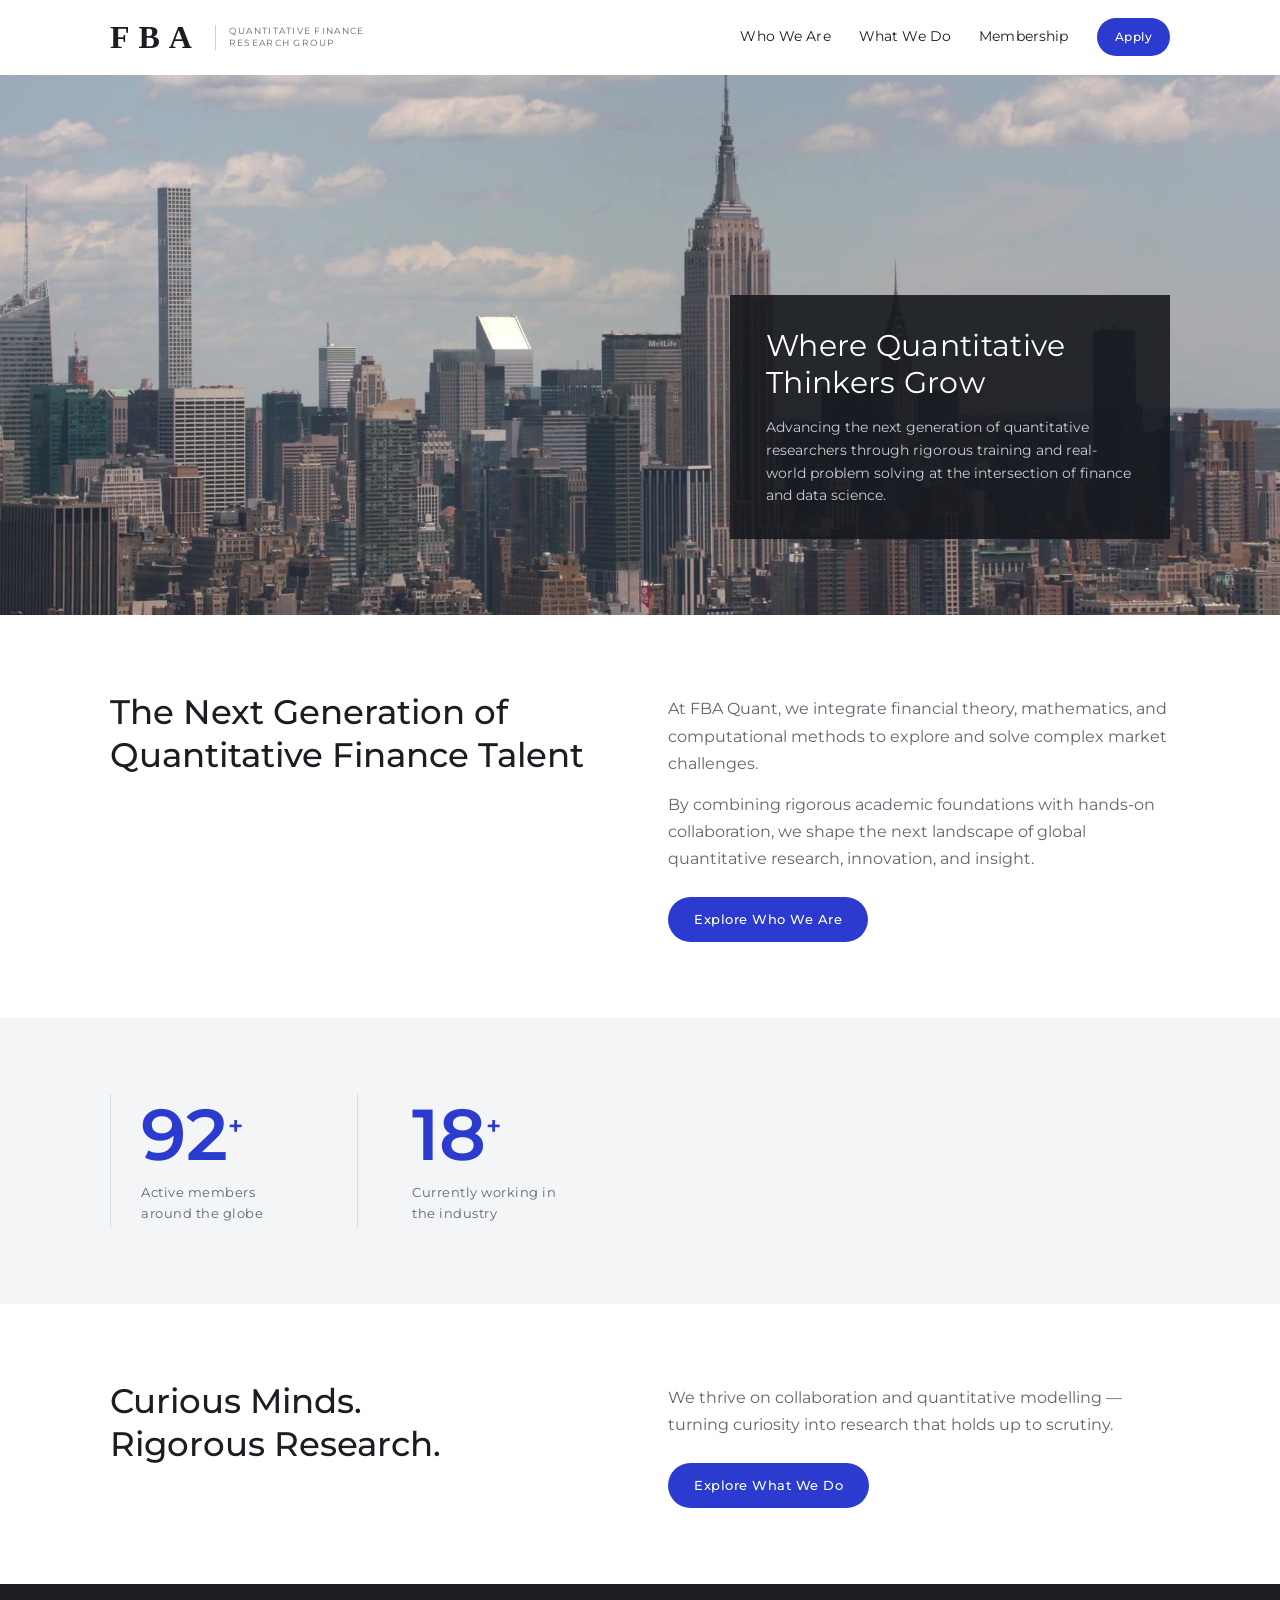
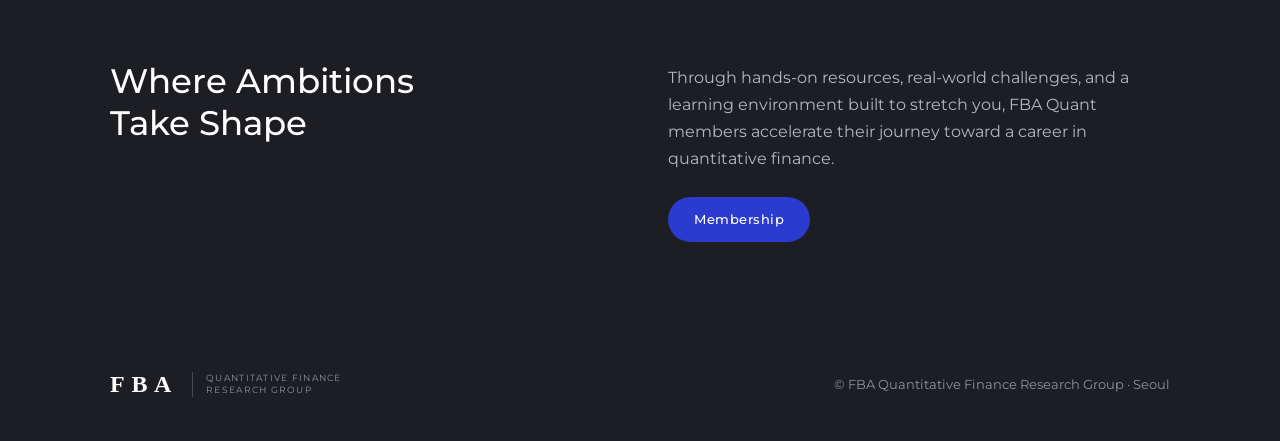
<file: index.html>
<!DOCTYPE html>
<html lang="en">
<head>
  <meta charset="utf-8">
  <meta name="viewport" content="width=device-width, initial-scale=1">
  <title>Quantitative Finance Research Group | FBA Quant</title>
  <meta name="theme-color" content="#1d1e23">
  <link rel="icon" type="image/svg+xml" href="static/favicon.svg">
  <meta name="description" content="FBA Quant — a quantitative finance research group building the next generation of quant researchers and traders.">
  <meta property="og:type" content="website">
  <meta property="og:site_name" content="FBA Quant">
  <meta property="og:title" content="Quantitative Finance Research Group | FBA Quant">
  <meta property="og:description" content="FBA Quant — a quantitative finance research group building the next generation of quant researchers and traders.">
  <link rel="canonical" href="https://fbaquant.github.io/">
  <meta property="og:url" content="https://fbaquant.github.io/">
  <meta property="og:image" content="https://fbaquant.github.io/static/img/home.jpg">
  <meta name="twitter:card" content="summary_large_image">
  <meta name="twitter:title" content="Quantitative Finance Research Group | FBA Quant">
  <meta name="twitter:description" content="FBA Quant — a quantitative finance research group building the next generation of quant researchers and traders.">
  <meta name="twitter:image" content="https://fbaquant.github.io/static/img/home.jpg">
  <link rel="preconnect" href="https://fonts.googleapis.com">
  <link rel="preconnect" href="https://fonts.gstatic.com" crossorigin>
  <link href="https://fonts.googleapis.com/css2?family=Montserrat:wght@300;400;500;600;700&display=swap" rel="stylesheet">
  <link rel="stylesheet" href="static/style.css">
</head>
<body>
  <header class="site-header">
    <div class="wrap">
      <a class="brand" href="/">
        <span class="brand-mark">FBA</span>
        <span class="brand-sub">QUANTITATIVE&nbsp;FINANCE<br>RESEARCH&nbsp;GROUP</span>
      </a>
      <div class="nav-right">
        <nav class="site-nav"><a href="/who-we-are">Who We Are</a>
        <a href="/what-we-do">What We Do</a>
        <a href="/membership">Membership</a></nav>
        <a class="btn btn-sm" href="/application">Apply</a>
      </div>
    </div>
  </header>
  <main>
    <section class="hero" style="background-image:url('static/img/home.jpg');background-size:cover;background-position:center;">
      <div class="wrap">
        <div class="overlay">
          <h1>Where Quantitative<br>Thinkers Grow</h1>
          <p>Advancing the next generation of quantitative researchers through rigorous training and
            real-world problem solving at the intersection of finance and data science.</p>
        </div>
      </div>
    </section>

    <section>
      <div class="wrap split">
        <h2>The Next Generation of<br>Quantitative Finance Talent</h2>
        <div class="body">
          <p>At FBA Quant, we integrate financial theory, mathematics, and computational methods to
            explore and solve complex market challenges.</p>
          <p>By combining rigorous academic foundations with hands-on collaboration, we shape the
            next landscape of global quantitative research, innovation, and insight.</p>
          <a class="btn" href="/who-we-are">Explore Who We Are</a>
        </div>
      </div>
    </section>

    <section class="alt">
      <div class="wrap stats">
        <div class="stat"><div class="num"><span data-to="100">100</span><sup>+</sup></div><div class="label">Active members around the globe</div></div>
        <div class="stat"><div class="num"><span data-to="20">20</span><sup>+</sup></div><div class="label">Currently working in the industry</div></div>
      </div>
    </section>

    <section>
      <div class="wrap split">
        <h2>Curious Minds.<br>Rigorous Research.</h2>
        <div class="body">
          <p>We thrive on collaboration and quantitative modelling — turning curiosity into research
            that holds up to scrutiny.</p>
          <a class="btn" href="/what-we-do">Explore What We Do</a>
        </div>
      </div>
    </section>

    <section class="band">
      <div class="wrap split">
        <h2 class="section-title" style="margin:0;">Where Ambitions<br>Take Shape</h2>
        <div class="body">
          <p>Through hands-on resources, real-world challenges, and a learning environment built to
            stretch you, FBA Quant members accelerate their journey toward a career in quantitative
            finance.</p>
          <a class="btn" href="/membership">Membership</a>
        </div>
      </div>
    </section>

  </main>
  <footer class="site-footer">
    <div class="wrap">
      <a class="brand" href="/">
        <span class="brand-mark sm">FBA</span>
        <span class="brand-sub">QUANTITATIVE&nbsp;FINANCE<br>RESEARCH&nbsp;GROUP</span>
      </a>
      <p>© FBA Quantitative Finance Research Group · Seoul</p>
    </div>
  </footer>
  <script src="static/app.js" defer></script>
</body>
</html>
</file>
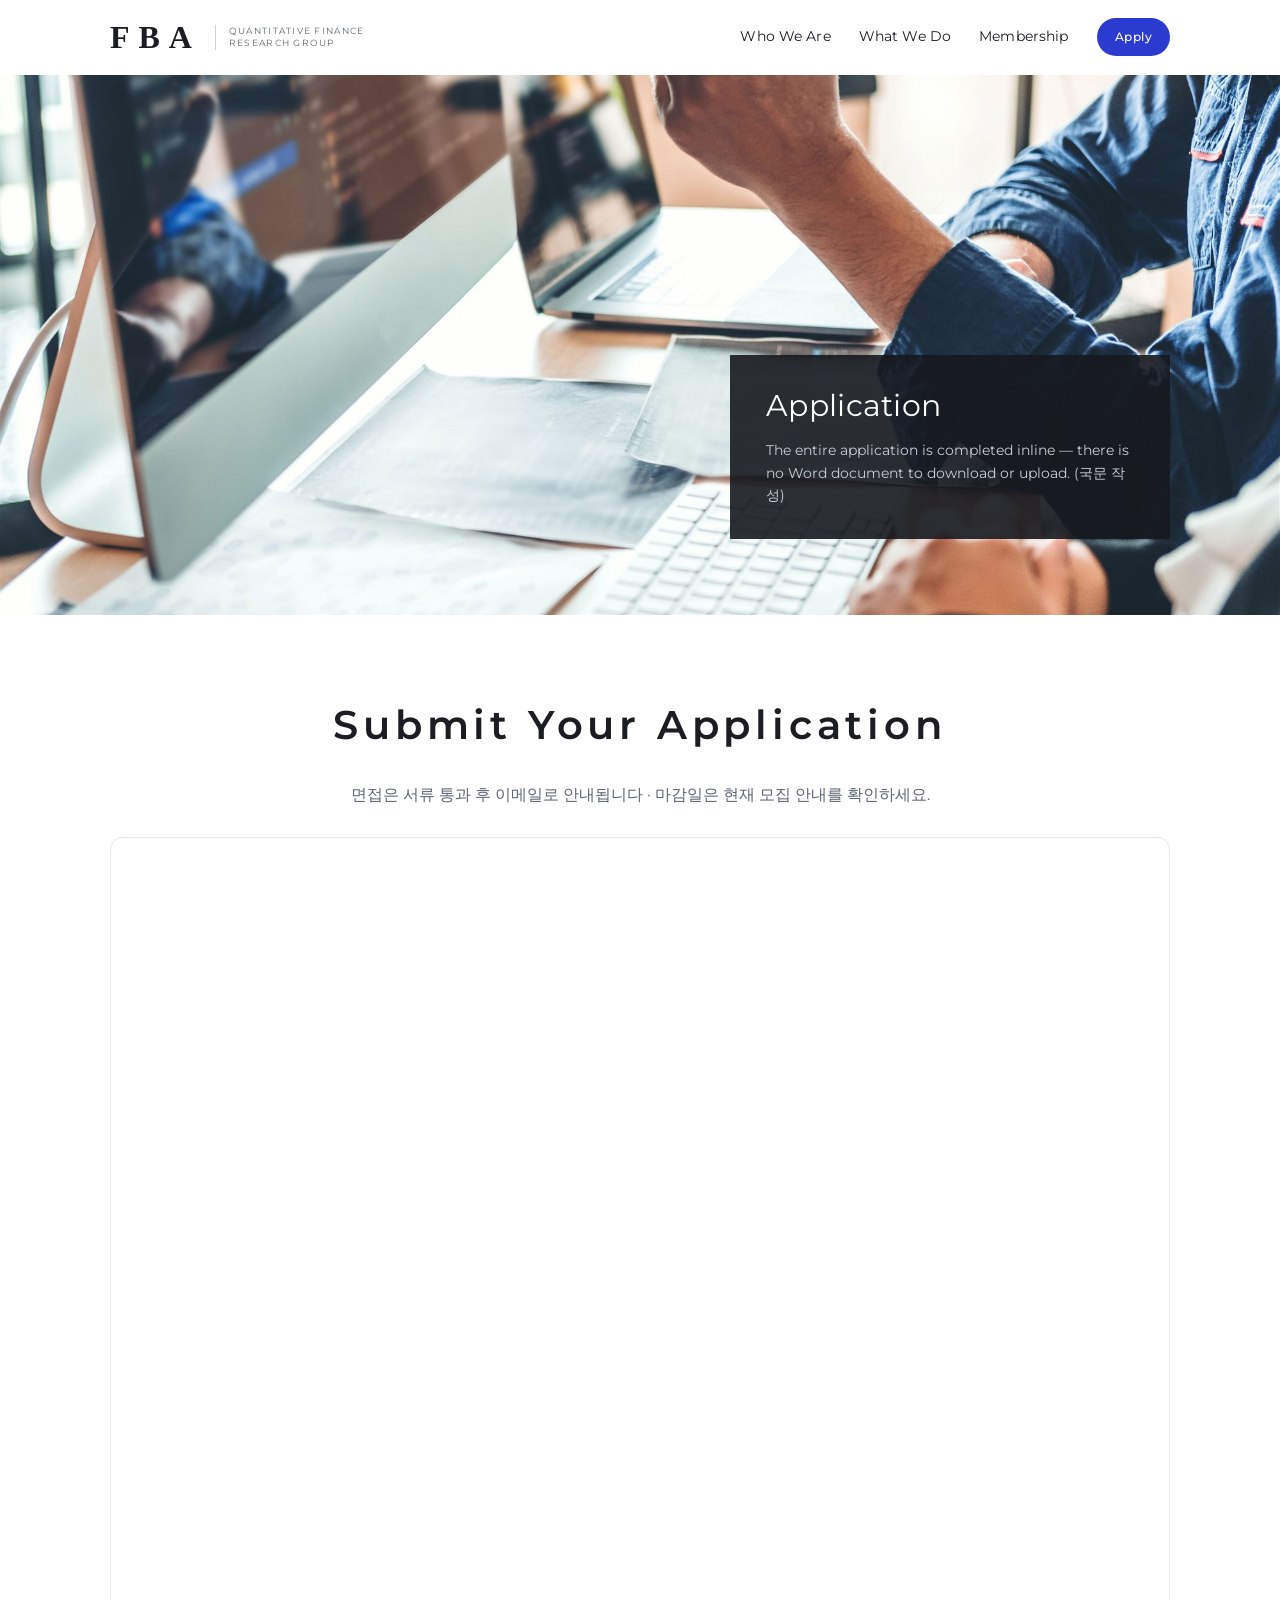
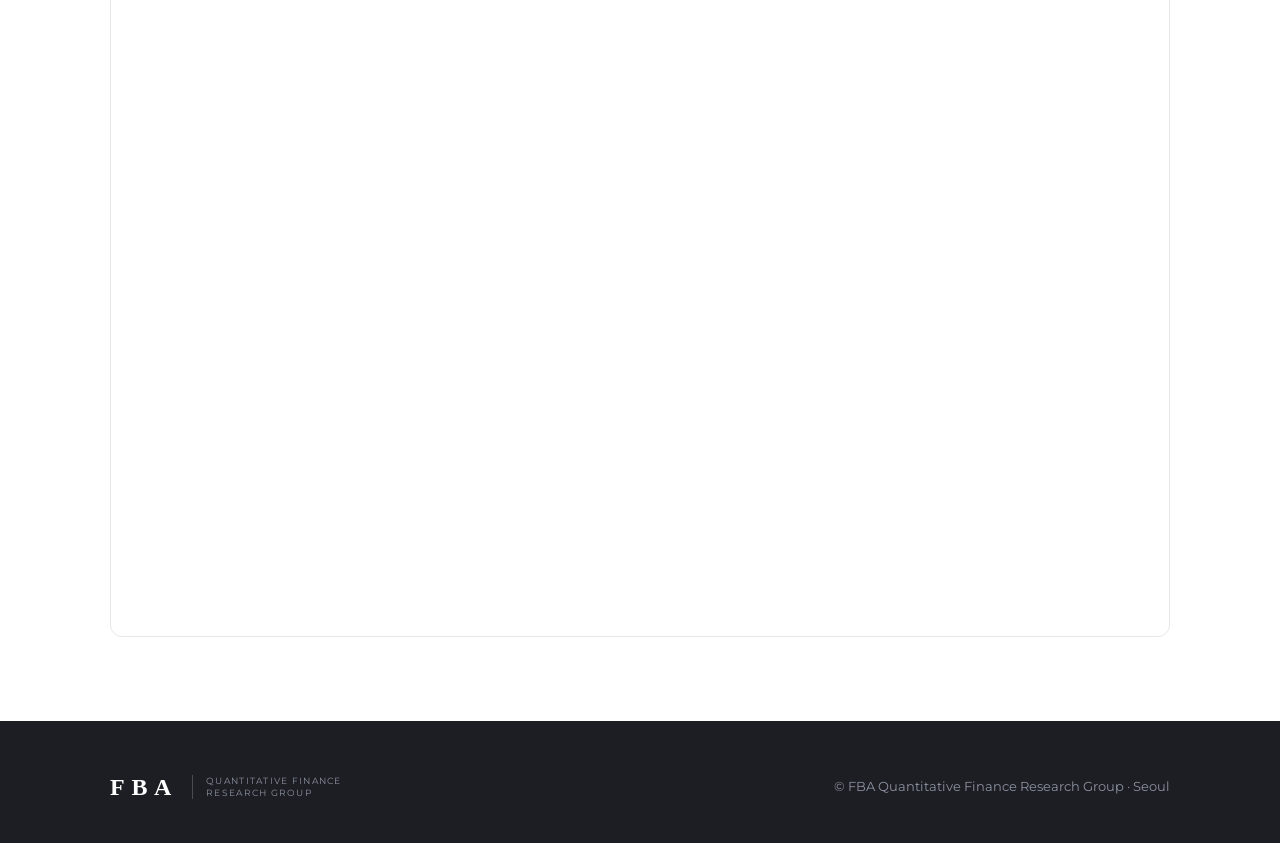
<file: application.html>
<!DOCTYPE html>
<html lang="en">
<head>
  <meta charset="utf-8">
  <meta name="viewport" content="width=device-width, initial-scale=1">
  <title>Application | FBA Quant</title>
  <meta name="theme-color" content="#1d1e23">
  <link rel="icon" type="image/svg+xml" href="static/favicon.svg">
  <meta name="description" content="Apply to FBA Quant. Complete the application form to join our next cohort of quant researchers and traders.">
  <meta property="og:type" content="website">
  <meta property="og:site_name" content="FBA Quant">
  <meta property="og:title" content="Application | FBA Quant">
  <meta property="og:description" content="Apply to FBA Quant. Complete the application form to join our next cohort of quant researchers and traders.">
  <link rel="canonical" href="https://fbaquant.github.io/application.html">
  <meta property="og:url" content="https://fbaquant.github.io/application.html">
  <meta property="og:image" content="https://fbaquant.github.io/static/img/home.jpg">
  <meta name="twitter:card" content="summary_large_image">
  <meta name="twitter:title" content="Application | FBA Quant">
  <meta name="twitter:description" content="Apply to FBA Quant. Complete the application form to join our next cohort of quant researchers and traders.">
  <meta name="twitter:image" content="https://fbaquant.github.io/static/img/home.jpg">
  <link rel="preconnect" href="https://fonts.googleapis.com">
  <link rel="preconnect" href="https://fonts.gstatic.com" crossorigin>
  <link href="https://fonts.googleapis.com/css2?family=Montserrat:wght@300;400;500;600;700&display=swap" rel="stylesheet">
  <link rel="stylesheet" href="static/style.css">
</head>
<body>
  <header class="site-header">
    <div class="wrap">
      <a class="brand" href="/">
        <span class="brand-mark">FBA</span>
        <span class="brand-sub">QUANTITATIVE&nbsp;FINANCE<br>RESEARCH&nbsp;GROUP</span>
      </a>
      <div class="nav-right">
        <nav class="site-nav"><a href="/who-we-are">Who We Are</a>
        <a href="/what-we-do">What We Do</a>
        <a href="/membership">Membership</a></nav>
        <a class="btn btn-sm" href="/application">Apply</a>
      </div>
    </div>
  </header>
  <main>
    <section class="hero" style="background-image:url('static/img/membership.jpg');background-size:cover;background-position:center;">
      <div class="wrap">
        <div class="overlay">
          <h1>Application</h1>
          <p>The entire application is completed inline — there is no Word document to download or
            upload. (국문 작성)</p>
        </div>
      </div>
    </section>

    <section>
      <div class="wrap">
        <h2 class="app-title center">Submit Your Application</h2>
        <p class="lead center" style="margin: 0 auto 28px;">면접은 서류 통과 후 이메일로 안내됩니다 ·
          마감일은 현재 모집 안내를 확인하세요.</p>
<iframe class="form-embed" src="https://docs.google.com/forms/d/e/1FAIpQLSeuCAfaA-Q2vg2zQavXRRaiKsVQuiV7ktjxA34xS08iB0GBQQ/viewform?embedded=true" height="1400" frameborder="0" marginheight="0" marginwidth="0">로딩 중…</iframe>
      </div>
    </section>

  </main>
  <footer class="site-footer">
    <div class="wrap">
      <a class="brand" href="/">
        <span class="brand-mark sm">FBA</span>
        <span class="brand-sub">QUANTITATIVE&nbsp;FINANCE<br>RESEARCH&nbsp;GROUP</span>
      </a>
      <p>© FBA Quantitative Finance Research Group · Seoul</p>
    </div>
  </footer>
  <script src="static/app.js" defer></script>
</body>
</html>
</file>
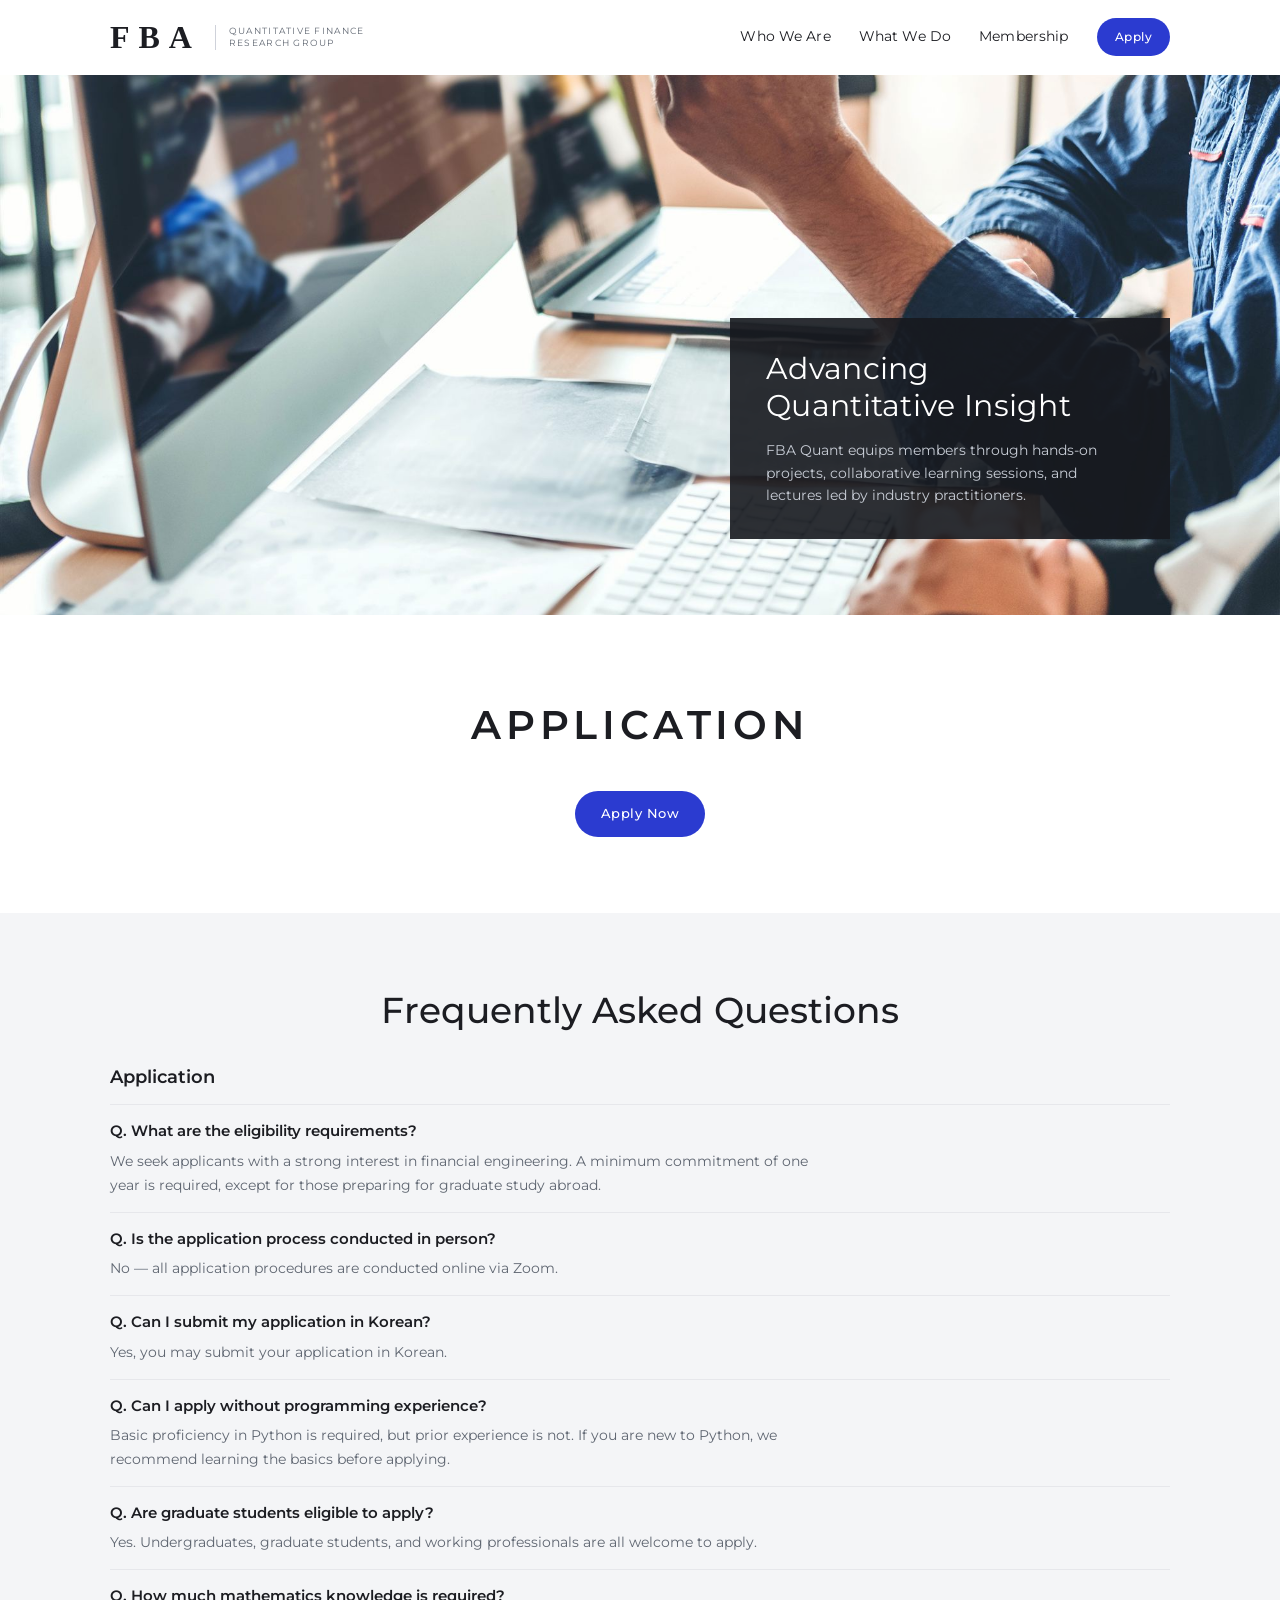
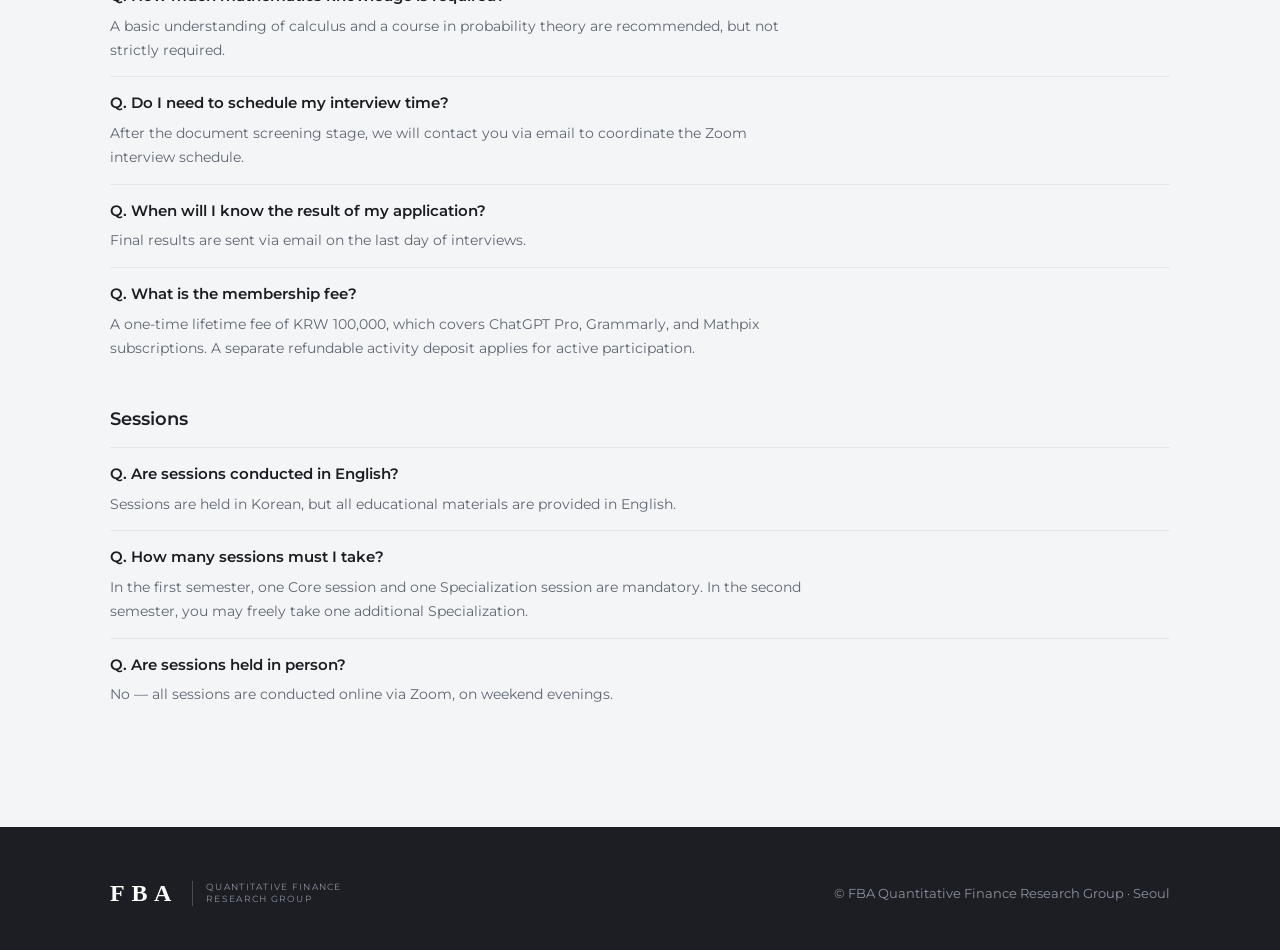
<file: membership.html>
<!DOCTYPE html>
<html lang="en">
<head>
  <meta charset="utf-8">
  <meta name="viewport" content="width=device-width, initial-scale=1">
  <title>Membership | FBA Quant</title>
  <meta name="theme-color" content="#1d1e23">
  <link rel="icon" type="image/svg+xml" href="static/favicon.svg">
  <meta name="description" content="Become a member of FBA Quant. Learn about our recruiting cycle, expectations, and how to apply.">
  <meta property="og:type" content="website">
  <meta property="og:site_name" content="FBA Quant">
  <meta property="og:title" content="Membership | FBA Quant">
  <meta property="og:description" content="Become a member of FBA Quant. Learn about our recruiting cycle, expectations, and how to apply.">
  <link rel="canonical" href="https://fbaquant.github.io/membership.html">
  <meta property="og:url" content="https://fbaquant.github.io/membership.html">
  <meta property="og:image" content="https://fbaquant.github.io/static/img/home.jpg">
  <meta name="twitter:card" content="summary_large_image">
  <meta name="twitter:title" content="Membership | FBA Quant">
  <meta name="twitter:description" content="Become a member of FBA Quant. Learn about our recruiting cycle, expectations, and how to apply.">
  <meta name="twitter:image" content="https://fbaquant.github.io/static/img/home.jpg">
  <link rel="preconnect" href="https://fonts.googleapis.com">
  <link rel="preconnect" href="https://fonts.gstatic.com" crossorigin>
  <link href="https://fonts.googleapis.com/css2?family=Montserrat:wght@300;400;500;600;700&display=swap" rel="stylesheet">
  <link rel="stylesheet" href="static/style.css">
</head>
<body>
  <header class="site-header">
    <div class="wrap">
      <a class="brand" href="/">
        <span class="brand-mark">FBA</span>
        <span class="brand-sub">QUANTITATIVE&nbsp;FINANCE<br>RESEARCH&nbsp;GROUP</span>
      </a>
      <div class="nav-right">
        <nav class="site-nav"><a href="/who-we-are">Who We Are</a>
        <a href="/what-we-do">What We Do</a>
        <a href="/membership">Membership</a></nav>
        <a class="btn btn-sm" href="/application">Apply</a>
      </div>
    </div>
  </header>
  <main>
    <section class="hero" style="background-image:url('static/img/membership.jpg');background-size:cover;background-position:center;">
      <div class="wrap">
        <div class="overlay">
          <h1>Advancing<br>Quantitative Insight</h1>
          <p>FBA Quant equips members through hands-on projects, collaborative learning sessions,
            and lectures led by industry practitioners.</p>
        </div>
      </div>
    </section>

    <section class="center">
      <div class="wrap">
        <h2 class="app-title">APPLICATION</h2>
        <a class="btn" href="/application">Apply Now</a>
      </div>
    </section>

    <section class="alt">
      <div class="wrap">
        <h2 class="section-title center">Frequently Asked Questions</h2>

        <div class="faq-group">
          <h3>Application</h3>
          <div class="faq-item">
            <p class="faq-q">Q. What are the eligibility requirements?</p>
            <p class="faq-a">We seek applicants with a strong interest in financial engineering. A
              minimum commitment of one year is required, except for those preparing for graduate
              study abroad.</p>
          </div>
          <div class="faq-item">
            <p class="faq-q">Q. Is the application process conducted in person?</p>
            <p class="faq-a">No — all application procedures are conducted online via Zoom.</p>
          </div>
          <div class="faq-item">
            <p class="faq-q">Q. Can I submit my application in Korean?</p>
            <p class="faq-a">Yes, you may submit your application in Korean.</p>
          </div>
          <div class="faq-item">
            <p class="faq-q">Q. Can I apply without programming experience?</p>
            <p class="faq-a">Basic proficiency in Python is required, but prior experience is not. If
              you are new to Python, we recommend learning the basics before applying.</p>
          </div>
          <div class="faq-item">
            <p class="faq-q">Q. Are graduate students eligible to apply?</p>
            <p class="faq-a">Yes. Undergraduates, graduate students, and working professionals are all
              welcome to apply.</p>
          </div>
          <div class="faq-item">
            <p class="faq-q">Q. How much mathematics knowledge is required?</p>
            <p class="faq-a">A basic understanding of calculus and a course in probability theory are
              recommended, but not strictly required.</p>
          </div>
          <div class="faq-item">
            <p class="faq-q">Q. Do I need to schedule my interview time?</p>
            <p class="faq-a">After the document screening stage, we will contact you via email to
              coordinate the Zoom interview schedule.</p>
          </div>
          <div class="faq-item">
            <p class="faq-q">Q. When will I know the result of my application?</p>
            <p class="faq-a">Final results are sent via email on the last day of interviews.</p>
          </div>
          <div class="faq-item">
            <p class="faq-q">Q. What is the membership fee?</p>
            <p class="faq-a">A one-time lifetime fee of KRW 100,000, which covers ChatGPT Pro,
              Grammarly, and Mathpix subscriptions. A separate refundable activity deposit applies for
              active participation.</p>
          </div>
        </div>

        <div class="faq-group">
          <h3>Sessions</h3>
          <div class="faq-item">
            <p class="faq-q">Q. Are sessions conducted in English?</p>
            <p class="faq-a">Sessions are held in Korean, but all educational materials are provided in
              English.</p>
          </div>
          <div class="faq-item">
            <p class="faq-q">Q. How many sessions must I take?</p>
            <p class="faq-a">In the first semester, one Core session and one Specialization session are
              mandatory. In the second semester, you may freely take one additional Specialization.</p>
          </div>
          <div class="faq-item">
            <p class="faq-q">Q. Are sessions held in person?</p>
            <p class="faq-a">No — all sessions are conducted online via Zoom, on weekend evenings.</p>
          </div>
        </div>
      </div>
    </section>

  </main>
  <footer class="site-footer">
    <div class="wrap">
      <a class="brand" href="/">
        <span class="brand-mark sm">FBA</span>
        <span class="brand-sub">QUANTITATIVE&nbsp;FINANCE<br>RESEARCH&nbsp;GROUP</span>
      </a>
      <p>© FBA Quantitative Finance Research Group · Seoul</p>
    </div>
  </footer>
  <script src="static/app.js" defer></script>
</body>
</html>
</file>
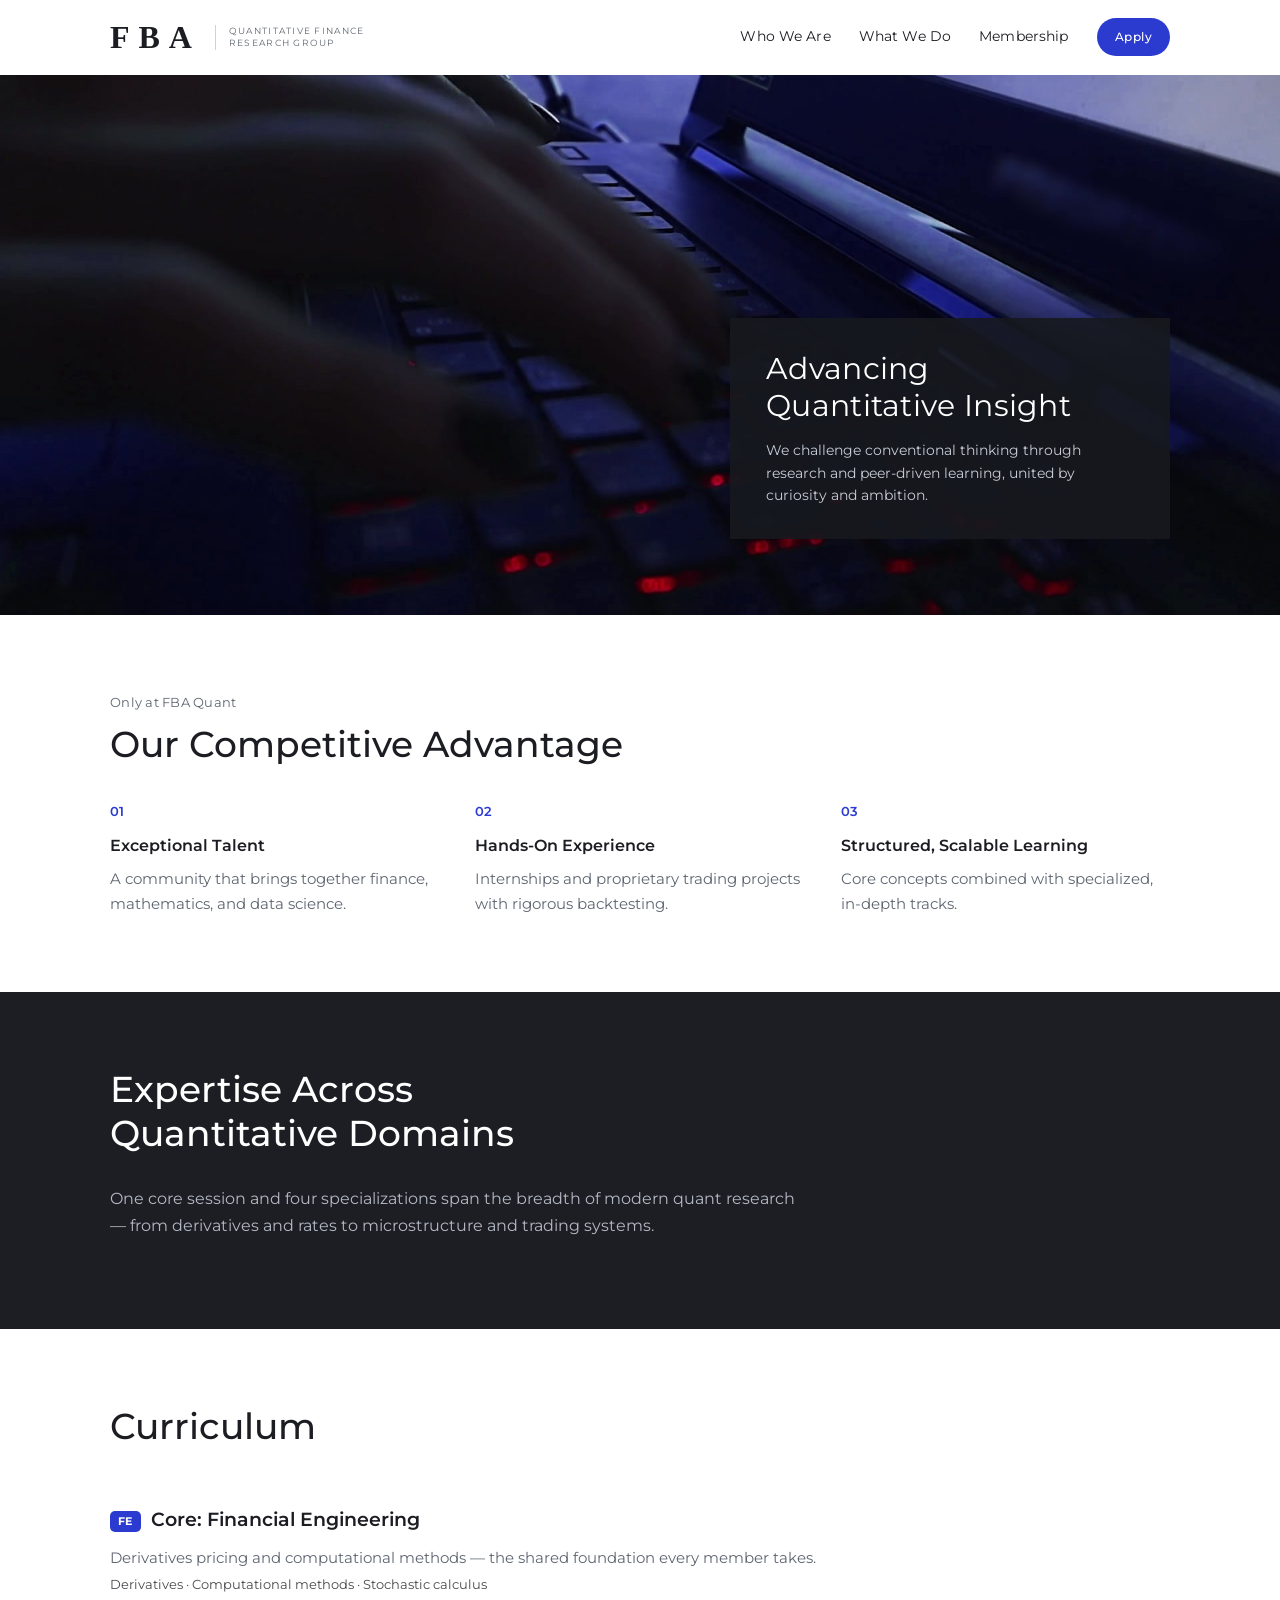
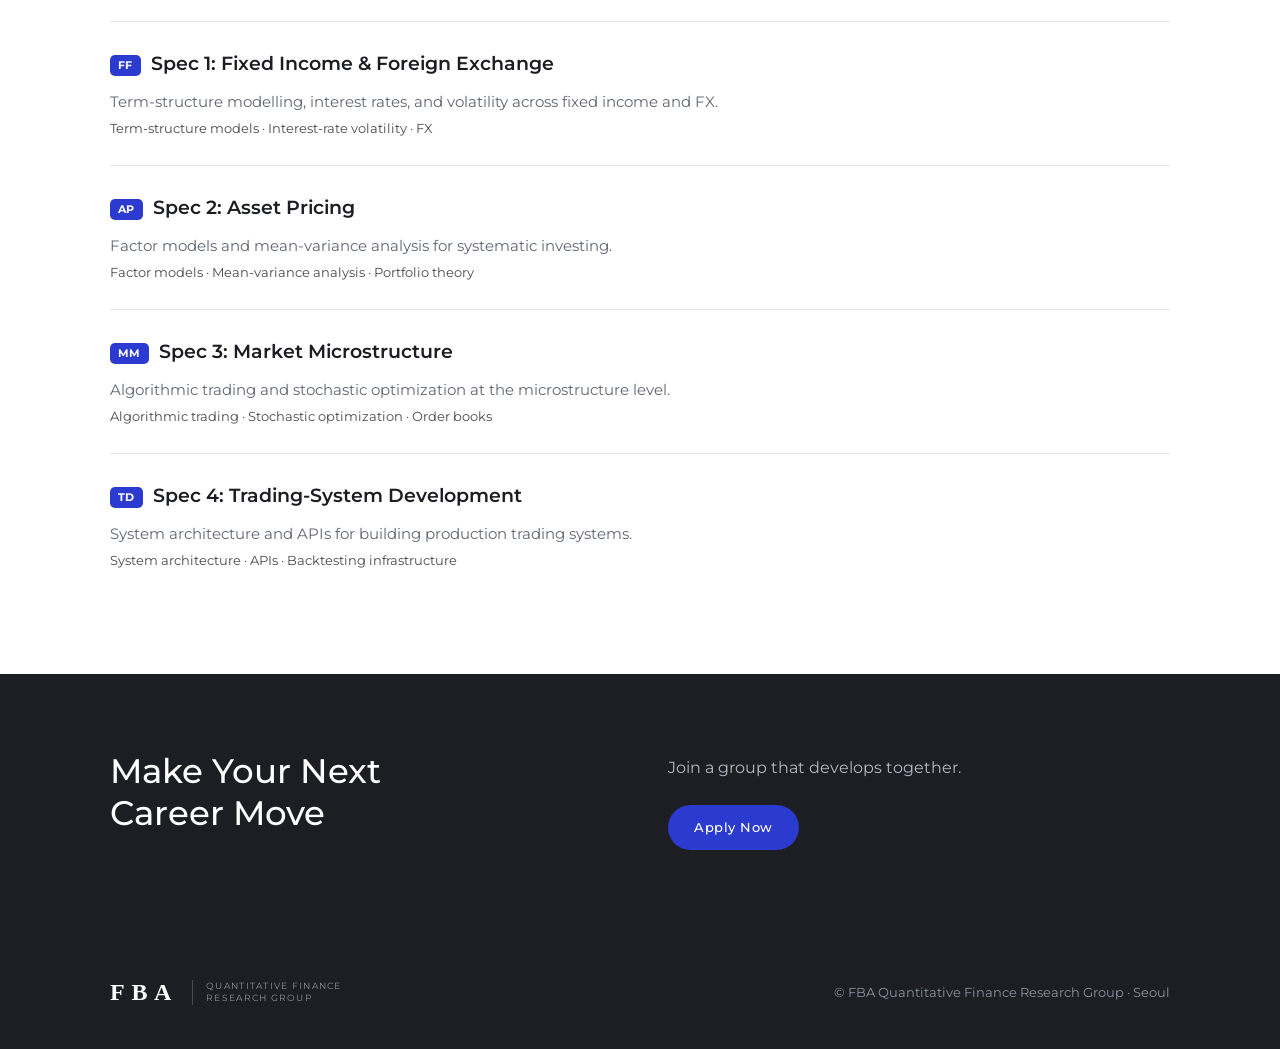
<file: what-we-do.html>
<!DOCTYPE html>
<html lang="en">
<head>
  <meta charset="utf-8">
  <meta name="viewport" content="width=device-width, initial-scale=1">
  <title>What We Do | FBA Quant</title>
  <meta name="theme-color" content="#1d1e23">
  <link rel="icon" type="image/svg+xml" href="static/favicon.svg">
  <meta name="description" content="Our curriculum: financial engineering core plus specialized tracks in algorithmic trading, asset pricing, market microstructure, and more.">
  <meta property="og:type" content="website">
  <meta property="og:site_name" content="FBA Quant">
  <meta property="og:title" content="What We Do | FBA Quant">
  <meta property="og:description" content="Our curriculum: financial engineering core plus specialized tracks in algorithmic trading, asset pricing, market microstructure, and more.">
  <link rel="canonical" href="https://fbaquant.github.io/what-we-do.html">
  <meta property="og:url" content="https://fbaquant.github.io/what-we-do.html">
  <meta property="og:image" content="https://fbaquant.github.io/static/img/home.jpg">
  <meta name="twitter:card" content="summary_large_image">
  <meta name="twitter:title" content="What We Do | FBA Quant">
  <meta name="twitter:description" content="Our curriculum: financial engineering core plus specialized tracks in algorithmic trading, asset pricing, market microstructure, and more.">
  <meta name="twitter:image" content="https://fbaquant.github.io/static/img/home.jpg">
  <link rel="preconnect" href="https://fonts.googleapis.com">
  <link rel="preconnect" href="https://fonts.gstatic.com" crossorigin>
  <link href="https://fonts.googleapis.com/css2?family=Montserrat:wght@300;400;500;600;700&display=swap" rel="stylesheet">
  <link rel="stylesheet" href="static/style.css">
</head>
<body>
  <header class="site-header">
    <div class="wrap">
      <a class="brand" href="/">
        <span class="brand-mark">FBA</span>
        <span class="brand-sub">QUANTITATIVE&nbsp;FINANCE<br>RESEARCH&nbsp;GROUP</span>
      </a>
      <div class="nav-right">
        <nav class="site-nav"><a href="/who-we-are">Who We Are</a>
        <a href="/what-we-do">What We Do</a>
        <a href="/membership">Membership</a></nav>
        <a class="btn btn-sm" href="/application">Apply</a>
      </div>
    </div>
  </header>
  <main>
    <section class="hero" style="background-image:url('static/img/what-we-do.jpg');background-size:cover;background-position:center;">
      <div class="wrap">
        <div class="overlay">
          <h1>Advancing<br>Quantitative Insight</h1>
          <p>We challenge conventional thinking through research and peer-driven learning, united by
            curiosity and ambition.</p>
        </div>
      </div>
    </section>

    <section>
      <div class="wrap">
        <p class="eyebrow">Only at FBA Quant</p>
        <h2 class="section-title">Our Competitive Advantage</h2>
        <div class="advantage">
          <div>
            <span class="idx">01</span>
            <h3>Exceptional Talent</h3>
            <p>A community that brings together finance, mathematics, and data science.</p>
          </div>
          <div>
            <span class="idx">02</span>
            <h3>Hands-On Experience</h3>
            <p>Internships and proprietary trading projects with rigorous backtesting.</p>
          </div>
          <div>
            <span class="idx">03</span>
            <h3>Structured, Scalable Learning</h3>
            <p>Core concepts combined with specialized, in-depth tracks.</p>
          </div>
        </div>
      </div>
    </section>

    <section class="band">
      <div class="wrap">
        <h2 class="section-title">Expertise Across<br>Quantitative Domains</h2>
        <p class="lead">One core session and four specializations span the breadth of modern quant
          research — from derivatives and rates to microstructure and trading systems.</p>
      </div>
    </section>

    <section>
      <div class="wrap">
        <h2 class="section-title">Curriculum</h2>
        <div class="curr-list"><div class="curr-row"><div class="curr-title"><span class="badge">FE</span>Core: Financial Engineering</div><p class="curr-sum">Derivatives pricing and computational methods — the shared foundation every member takes.</p><p class="curr-topics">Derivatives · Computational methods · Stochastic calculus</p></div><div class="curr-row"><div class="curr-title"><span class="badge">FF</span>Spec 1: Fixed Income & Foreign Exchange</div><p class="curr-sum">Term-structure modelling, interest rates, and volatility across fixed income and FX.</p><p class="curr-topics">Term-structure models · Interest-rate volatility · FX</p></div><div class="curr-row"><div class="curr-title"><span class="badge">AP</span>Spec 2: Asset Pricing</div><p class="curr-sum">Factor models and mean-variance analysis for systematic investing.</p><p class="curr-topics">Factor models · Mean-variance analysis · Portfolio theory</p></div><div class="curr-row"><div class="curr-title"><span class="badge">MM</span>Spec 3: Market Microstructure</div><p class="curr-sum">Algorithmic trading and stochastic optimization at the microstructure level.</p><p class="curr-topics">Algorithmic trading · Stochastic optimization · Order books</p></div><div class="curr-row"><div class="curr-title"><span class="badge">TD</span>Spec 4: Trading-System Development</div><p class="curr-sum">System architecture and APIs for building production trading systems.</p><p class="curr-topics">System architecture · APIs · Backtesting infrastructure</p></div></div>
      </div>
    </section>

    <section class="band">
      <div class="wrap split">
        <h2 class="section-title" style="margin:0;">Make Your Next<br>Career Move</h2>
        <div class="body">
          <p>Join a group that develops together.</p>
          <a class="btn" href="/application">Apply Now</a>
        </div>
      </div>
    </section>

  </main>
  <footer class="site-footer">
    <div class="wrap">
      <a class="brand" href="/">
        <span class="brand-mark sm">FBA</span>
        <span class="brand-sub">QUANTITATIVE&nbsp;FINANCE<br>RESEARCH&nbsp;GROUP</span>
      </a>
      <p>© FBA Quantitative Finance Research Group · Seoul</p>
    </div>
  </footer>
  <script src="static/app.js" defer></script>
</body>
</html>
</file>
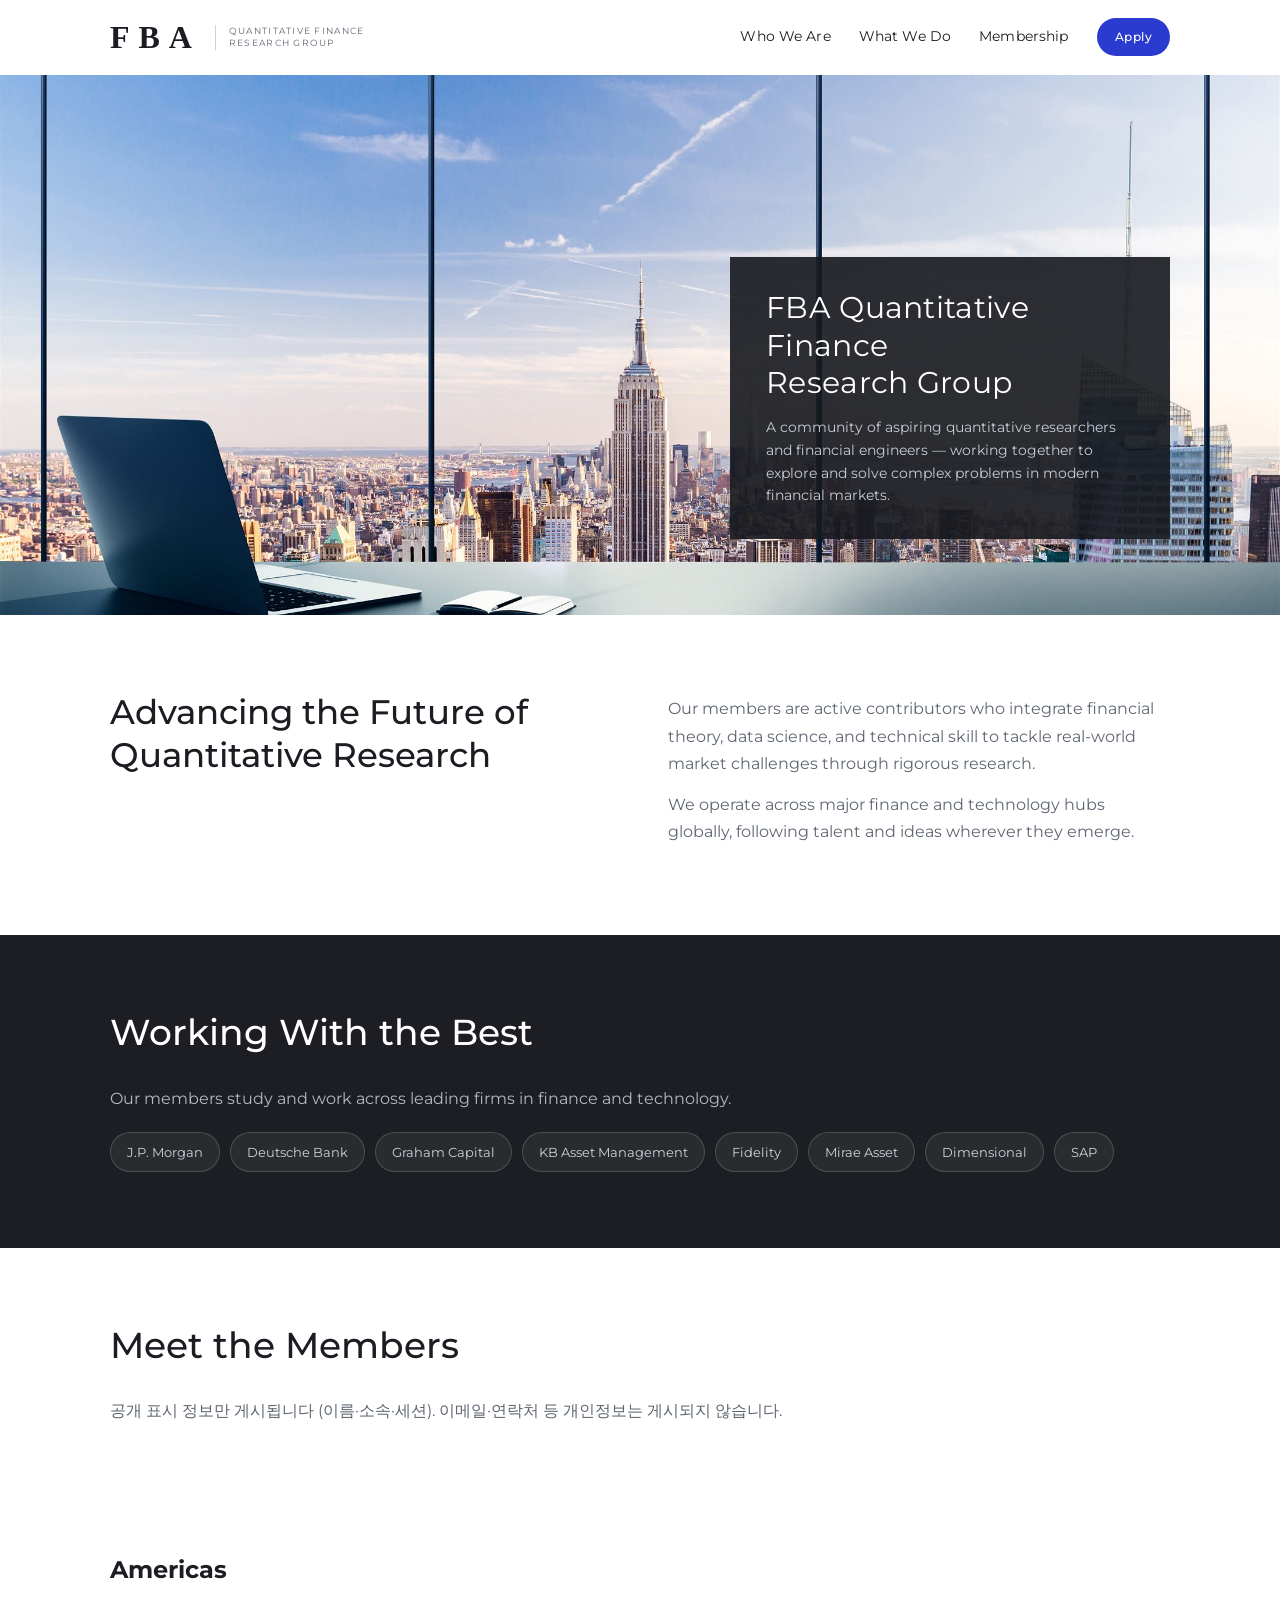
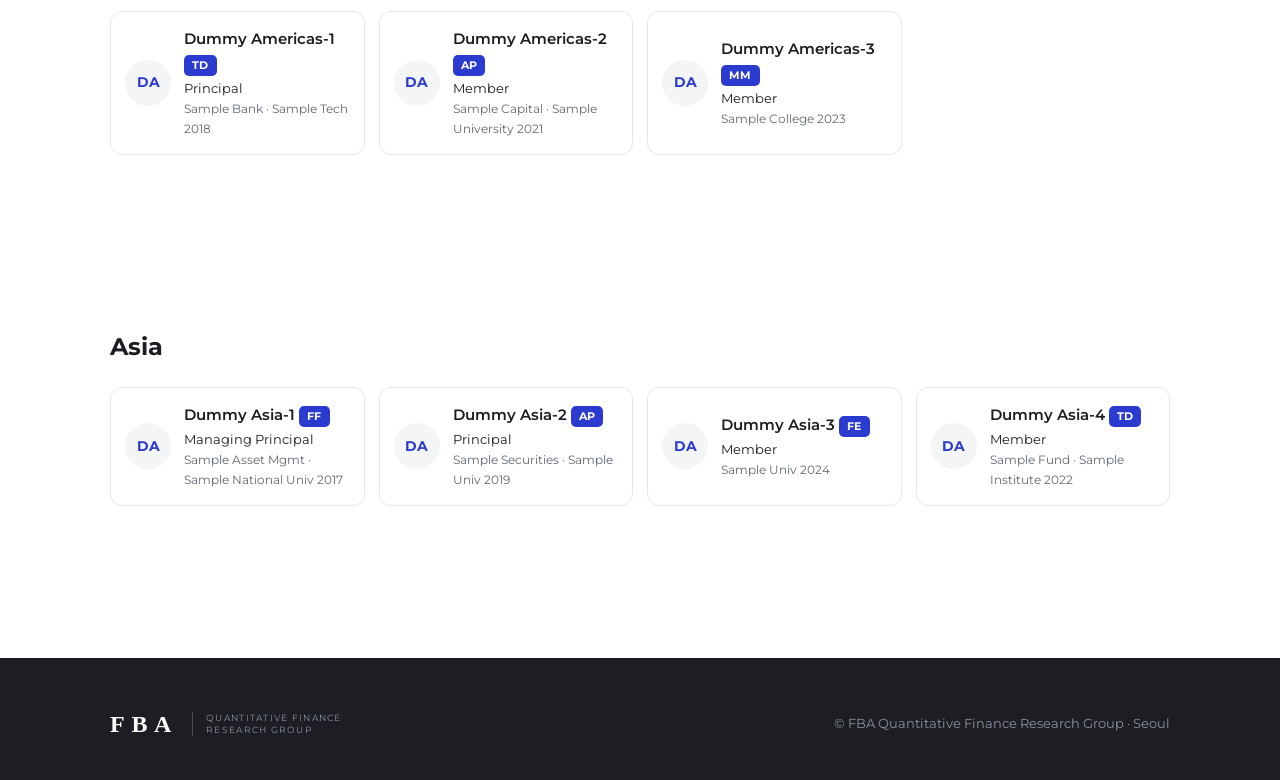
<file: who-we-are.html>
<!DOCTYPE html>
<html lang="en">
<head>
  <meta charset="utf-8">
  <meta name="viewport" content="width=device-width, initial-scale=1">
  <title>Who We Are | FBA Quant</title>
  <meta name="theme-color" content="#1d1e23">
  <link rel="icon" type="image/svg+xml" href="static/favicon.svg">
  <meta name="description" content="Who we are: FBA Quant's people, partner firms, and the community behind our quantitative finance research.">
  <meta property="og:type" content="website">
  <meta property="og:site_name" content="FBA Quant">
  <meta property="og:title" content="Who We Are | FBA Quant">
  <meta property="og:description" content="Who we are: FBA Quant's people, partner firms, and the community behind our quantitative finance research.">
  <link rel="canonical" href="https://fbaquant.github.io/who-we-are.html">
  <meta property="og:url" content="https://fbaquant.github.io/who-we-are.html">
  <meta property="og:image" content="https://fbaquant.github.io/static/img/home.jpg">
  <meta name="twitter:card" content="summary_large_image">
  <meta name="twitter:title" content="Who We Are | FBA Quant">
  <meta name="twitter:description" content="Who we are: FBA Quant's people, partner firms, and the community behind our quantitative finance research.">
  <meta name="twitter:image" content="https://fbaquant.github.io/static/img/home.jpg">
  <link rel="preconnect" href="https://fonts.googleapis.com">
  <link rel="preconnect" href="https://fonts.gstatic.com" crossorigin>
  <link href="https://fonts.googleapis.com/css2?family=Montserrat:wght@300;400;500;600;700&display=swap" rel="stylesheet">
  <link rel="stylesheet" href="static/style.css">
</head>
<body>
  <header class="site-header">
    <div class="wrap">
      <a class="brand" href="/">
        <span class="brand-mark">FBA</span>
        <span class="brand-sub">QUANTITATIVE&nbsp;FINANCE<br>RESEARCH&nbsp;GROUP</span>
      </a>
      <div class="nav-right">
        <nav class="site-nav"><a href="/who-we-are">Who We Are</a>
        <a href="/what-we-do">What We Do</a>
        <a href="/membership">Membership</a></nav>
        <a class="btn btn-sm" href="/application">Apply</a>
      </div>
    </div>
  </header>
  <main>
    <section class="hero" style="background-image:url('static/img/who-we-are.jpg');background-size:cover;background-position:center;">
      <div class="wrap">
        <div class="overlay">
          <h1>FBA Quantitative Finance<br>Research Group</h1>
          <p>A community of aspiring quantitative researchers and financial engineers — working
            together to explore and solve complex problems in modern financial markets.</p>
        </div>
      </div>
    </section>

    <section>
      <div class="wrap split">
        <h2>Advancing the Future of<br>Quantitative Research</h2>
        <div class="body">
          <p>Our members are active contributors who integrate financial theory, data science, and
            technical skill to tackle real-world market challenges through rigorous research.</p>
          <p>We operate across major finance and technology hubs globally, following talent and
            ideas wherever they emerge.</p>
        </div>
      </div>
    </section>

    <section class="band">
      <div class="wrap">
        <h2 class="section-title">Working With the Best</h2>
        <p class="lead">Our members study and work across leading firms in finance and technology.</p>
      <div class="partner-row"><span class="partner-chip">J.P. Morgan</span><span class="partner-chip">Deutsche Bank</span><span class="partner-chip">Graham Capital</span><span class="partner-chip">KB Asset Management</span><span class="partner-chip">Fidelity</span><span class="partner-chip">Mirae Asset</span><span class="partner-chip">Dimensional</span><span class="partner-chip">SAP</span></div>
      </div>
    </section>

    <section>
      <div class="wrap">
        <h2 class="section-title">Meet the Members</h2>
        <p class="lead" style="margin-bottom: 30px;">공개 표시 정보만 게시됩니다 (이름·소속·세션). 이메일·연락처 등 개인정보는 게시되지 않습니다.</p>
    <section>
      <h2>Americas</h2>
      <div class="member-grid"><div class="member-card"><div class="avatar avatar-initials">DA</div><div class="member-meta"><div class="member-name">Dummy Americas-1 <span class="badge">TD</span></div><div class="member-role">Principal</div><div class="member-sub">Sample Bank · Sample Tech 2018</div></div></div>
<div class="member-card"><div class="avatar avatar-initials">DA</div><div class="member-meta"><div class="member-name">Dummy Americas-2 <span class="badge">AP</span></div><div class="member-role">Member</div><div class="member-sub">Sample Capital · Sample University 2021</div></div></div>
<div class="member-card"><div class="avatar avatar-initials">DA</div><div class="member-meta"><div class="member-name">Dummy Americas-3 <span class="badge">MM</span></div><div class="member-role">Member</div><div class="member-sub">Sample College 2023</div></div></div></div>
    </section>
    <section>
      <h2>Asia</h2>
      <div class="member-grid"><div class="member-card"><div class="avatar avatar-initials">DA</div><div class="member-meta"><div class="member-name">Dummy Asia-1 <span class="badge">FF</span></div><div class="member-role">Managing Principal</div><div class="member-sub">Sample Asset Mgmt · Sample National Univ 2017</div></div></div>
<div class="member-card"><div class="avatar avatar-initials">DA</div><div class="member-meta"><div class="member-name">Dummy Asia-2 <span class="badge">AP</span></div><div class="member-role">Principal</div><div class="member-sub">Sample Securities · Sample Univ 2019</div></div></div>
<div class="member-card"><div class="avatar avatar-initials">DA</div><div class="member-meta"><div class="member-name">Dummy Asia-3 <span class="badge">FE</span></div><div class="member-role">Member</div><div class="member-sub">Sample Univ 2024</div></div></div>
<div class="member-card"><div class="avatar avatar-initials">DA</div><div class="member-meta"><div class="member-name">Dummy Asia-4 <span class="badge">TD</span></div><div class="member-role">Member</div><div class="member-sub">Sample Fund · Sample Institute 2022</div></div></div></div>
    </section>
      </div>
    </section>

  </main>
  <footer class="site-footer">
    <div class="wrap">
      <a class="brand" href="/">
        <span class="brand-mark sm">FBA</span>
        <span class="brand-sub">QUANTITATIVE&nbsp;FINANCE<br>RESEARCH&nbsp;GROUP</span>
      </a>
      <p>© FBA Quantitative Finance Research Group · Seoul</p>
    </div>
  </footer>
  <script src="static/app.js" defer></script>
</body>
</html>
</file>
<file: static/style.css>
/* ============================================================
   FBA Quant — faithful rebuild of the current site
   Light, clean, corporate. Sans-serif (Montserrat). Real photos.
   ============================================================ */
:root {
  --ink: #1c1d22;
  --muted: #5f6671;
  --line: #e6e7eb;
  --bg: #ffffff;
  --soft: #f4f5f7;
  --dark: #1d1e23;          /* charcoal bands + hero overlay box */
  --accent: #2b3bd0;        /* royal blue (stats, pill buttons) */
  --max: 1120px;
  --font: "Montserrat", -apple-system, BlinkMacSystemFont, "Segoe UI", Roboto, "Noto Sans KR", sans-serif;
  --serif: Georgia, "Times New Roman", serif;
}
* { box-sizing: border-box; }
html { scroll-behavior: smooth; }
body {
  margin: 0; background: var(--bg); color: var(--ink);
  font-family: var(--font); font-size: 16px; line-height: 1.7; font-weight: 400;
  -webkit-font-smoothing: antialiased;
}
a { color: inherit; text-decoration: none; }
p { margin: 0 0 14px; }
img { max-width: 100%; display: block; }
.wrap { max-width: var(--max); margin: 0 auto; padding: 0 30px; }
section { padding: 76px 0; }
.center { text-align: center; }

/* ---------- header ---------- */
.site-header {
  position: sticky; top: 0; z-index: 50;
  background: rgba(255, 255, 255, .92); backdrop-filter: saturate(180%) blur(12px);
  border-bottom: 1px solid transparent; transition: border-color .3s;
}
.site-header.scrolled { border-bottom-color: var(--line); }
.site-header .wrap { display: flex; align-items: center; justify-content: space-between; padding-top: 18px; padding-bottom: 18px; }
.brand { display: flex; align-items: center; gap: 14px; }
.brand-mark { font-family: var(--serif); font-size: 32px; font-weight: 700; letter-spacing: .28em; color: var(--ink); line-height: 1; }
.brand-mark.sm { font-size: 24px; }
.brand-sub { font-size: 8.5px; line-height: 1.45; letter-spacing: .15em; color: var(--muted); text-transform: uppercase; border-left: 1px solid #cfd2da; padding-left: 13px; }
.nav-right { display: flex; align-items: center; gap: 28px; }
.site-nav { display: flex; gap: 28px; }
.site-nav a { font-size: 14px; color: var(--ink); letter-spacing: .01em; }
.site-nav a:hover { color: var(--accent); }

/* ---------- hero (image band + dark overlay box) ---------- */
.hero {
  position: relative; min-height: 540px; display: flex; align-items: flex-end;
  background: #11151c center / cover no-repeat; color: #fff;
}
.hero .wrap { width: 100%; padding-top: 60px; padding-bottom: 0; }
.hero .overlay { background: rgba(23, 25, 31, .9); max-width: 440px; margin-left: auto; padding: 32px 36px; }
.hero .overlay h1 { font-weight: 400; font-size: 30px; line-height: 1.25; margin: 0 0 14px; letter-spacing: .01em; }
.hero .overlay p { font-size: 13.5px; color: #c7ccd5; line-height: 1.7; margin: 0; }

/* ---------- sections / typography ---------- */
.section-title { font-weight: 500; font-size: clamp(26px, 3.4vw, 36px); line-height: 1.2; margin: 0 0 30px; }
.eyebrow { font-size: 13px; color: var(--muted); margin: 0 0 10px; letter-spacing: .02em; }
.lead { color: var(--muted); font-size: 16px; max-width: 64ch; }
.alt { background: var(--soft); }

.split { display: grid; grid-template-columns: 1fr 1fr; gap: 56px; align-items: start; }
.split h2 { font-weight: 500; font-size: clamp(26px, 3.2vw, 34px); line-height: 1.25; margin: 0; }
.split .body { padding-top: 4px; }
.split .body p { color: var(--muted); }

/* pill button */
.btn {
  display: inline-block; margin-top: 10px; background: var(--accent); color: #fff;
  font-size: 12.5px; font-weight: 500; letter-spacing: .04em; padding: 12px 26px;
  border-radius: 999px; transition: transform .18s, box-shadow .22s, background .2s;
}
.btn:hover { transform: translateY(-1px); box-shadow: 0 10px 24px rgba(43, 59, 208, .26); background: #2230bb; }
.btn-sm { margin-top: 0; padding: 9px 18px; font-size: 12px; }

/* dark band */
.band { background: var(--dark); color: #fff; }
.band .section-title, .band h2 { color: #fff; }
.band .body p, .band .lead { color: #b3b9c4; }

/* stats */
.stats { display: flex; flex-wrap: wrap; gap: 0; }
.stat { padding: 4px 54px; border-left: 1px solid #d8dbe2; }
.stat:first-child { padding-left: 30px; }
.stat .num { font-size: clamp(52px, 7vw, 72px); font-weight: 600; color: var(--accent); line-height: 1; }
.stat .num sup { font-size: .36em; top: -1.5em; }
.stat .label { font-size: 12.5px; color: var(--muted); letter-spacing: .04em; margin-top: 12px; max-width: 18ch; }

/* advantage 3-col */
.advantage { display: grid; grid-template-columns: repeat(3, 1fr); gap: 36px; margin-top: 6px; }
.advantage .idx { font-size: 13px; color: var(--accent); font-weight: 600; }
.advantage h3 { font-weight: 600; font-size: 16px; margin: 8px 0 8px; }
.advantage p { color: var(--muted); font-size: 14.5px; margin: 0; }

/* curriculum (stacked) */
.curr-list { margin-top: 6px; }
.curr-row { padding: 26px 0; border-top: 1px solid var(--line); }
.curr-row:first-child { border-top: 0; }
.curr-title { font-weight: 600; font-size: 19px; }
.curr-sum { color: var(--muted); font-size: 15px; margin: 8px 0 4px; }
.curr-topics { font-size: 12.5px; color: var(--ink); margin: 0; opacity: .8; }
.badge { display: inline-block; font-size: 11px; font-weight: 700; vertical-align: middle; background: var(--accent); color: #fff; border-radius: 5px; padding: 1px 8px; margin-right: 10px; letter-spacing: .03em; }

/* FAQ */
.faq-group { margin-bottom: 30px; }
.faq-group > h3 { font-size: 18px; font-weight: 600; margin: 0 0 12px; }
.faq-item { padding: 14px 0; border-top: 1px solid var(--line); }
.faq-q { font-weight: 600; font-size: 14.5px; margin: 0 0 6px; }
.faq-a { color: var(--muted); font-size: 14px; margin: 0; max-width: 78ch; }
.app-title { font-weight: 600; letter-spacing: .12em; font-size: clamp(28px, 4vw, 40px); margin: 0 0 22px; }

/* members */
.member-grid { display: grid; gap: 14px; grid-template-columns: repeat(auto-fill, minmax(240px, 1fr)); }
.member-card { display: flex; gap: 13px; align-items: center; border: 1px solid var(--line); border-radius: 12px; padding: 14px; transition: box-shadow .2s; }
.member-card:hover { box-shadow: 0 8px 22px rgba(20, 23, 31, .07); }
.avatar { width: 46px; height: 46px; border-radius: 50%; object-fit: cover; flex: 0 0 auto; }
.avatar-initials { display: flex; align-items: center; justify-content: center; background: var(--soft); color: var(--accent); font-weight: 700; font-size: 14px; }
.member-name { font-weight: 600; font-size: 15px; }
.member-role { font-size: 13px; }
.member-sub { color: var(--muted); font-size: 12px; }

/* partners */
.partner-row { display: flex; flex-wrap: wrap; gap: 10px; margin-top: 20px; }
.partner-chip { font-size: 13px; color: #cdd2dc; background: rgba(255, 255, 255, .06); border: 1px solid rgba(255, 255, 255, .16); border-radius: 999px; padding: 8px 16px; }
section:not(.band) .partner-chip { color: var(--muted); background: var(--soft); border-color: var(--line); }

/* form embed */
.form-embed { border: 1px solid var(--line); border-radius: 12px; width: 100%; }
.form-placeholder { background: var(--soft); border: 1px dashed #c8cdd6; border-radius: 12px; padding: 30px; color: var(--muted); }
.form-placeholder strong { color: var(--ink); display: block; margin-bottom: 6px; font-size: 16px; }
.form-placeholder code { font-size: 13px; background: #fff; padding: 1px 6px; border-radius: 4px; border: 1px solid var(--line); }

/* footer */
.site-footer { background: var(--dark); color: #fff; padding: 54px 0 44px; }
.site-footer .wrap { display: flex; flex-wrap: wrap; gap: 20px; justify-content: space-between; align-items: center; }
.site-footer .brand-mark { color: #fff; }
.site-footer .brand-sub { color: #8b92a0; border-color: rgba(255, 255, 255, .2); }
.site-footer p { color: #8b92a0; font-size: 12.5px; margin: 0; }

/* responsive */
@media (max-width: 820px) {
  section { padding: 56px 0; }
  .split, .advantage { grid-template-columns: 1fr; gap: 26px; }
  .brand-sub { display: none; }
  .nav-right { gap: 16px; }
  .site-nav { gap: 16px; }
  .stat { padding: 4px 26px; }
  .stat:first-child { padding-left: 0; border-left: 0; }
  .hero .overlay { max-width: none; }
}
</file>
